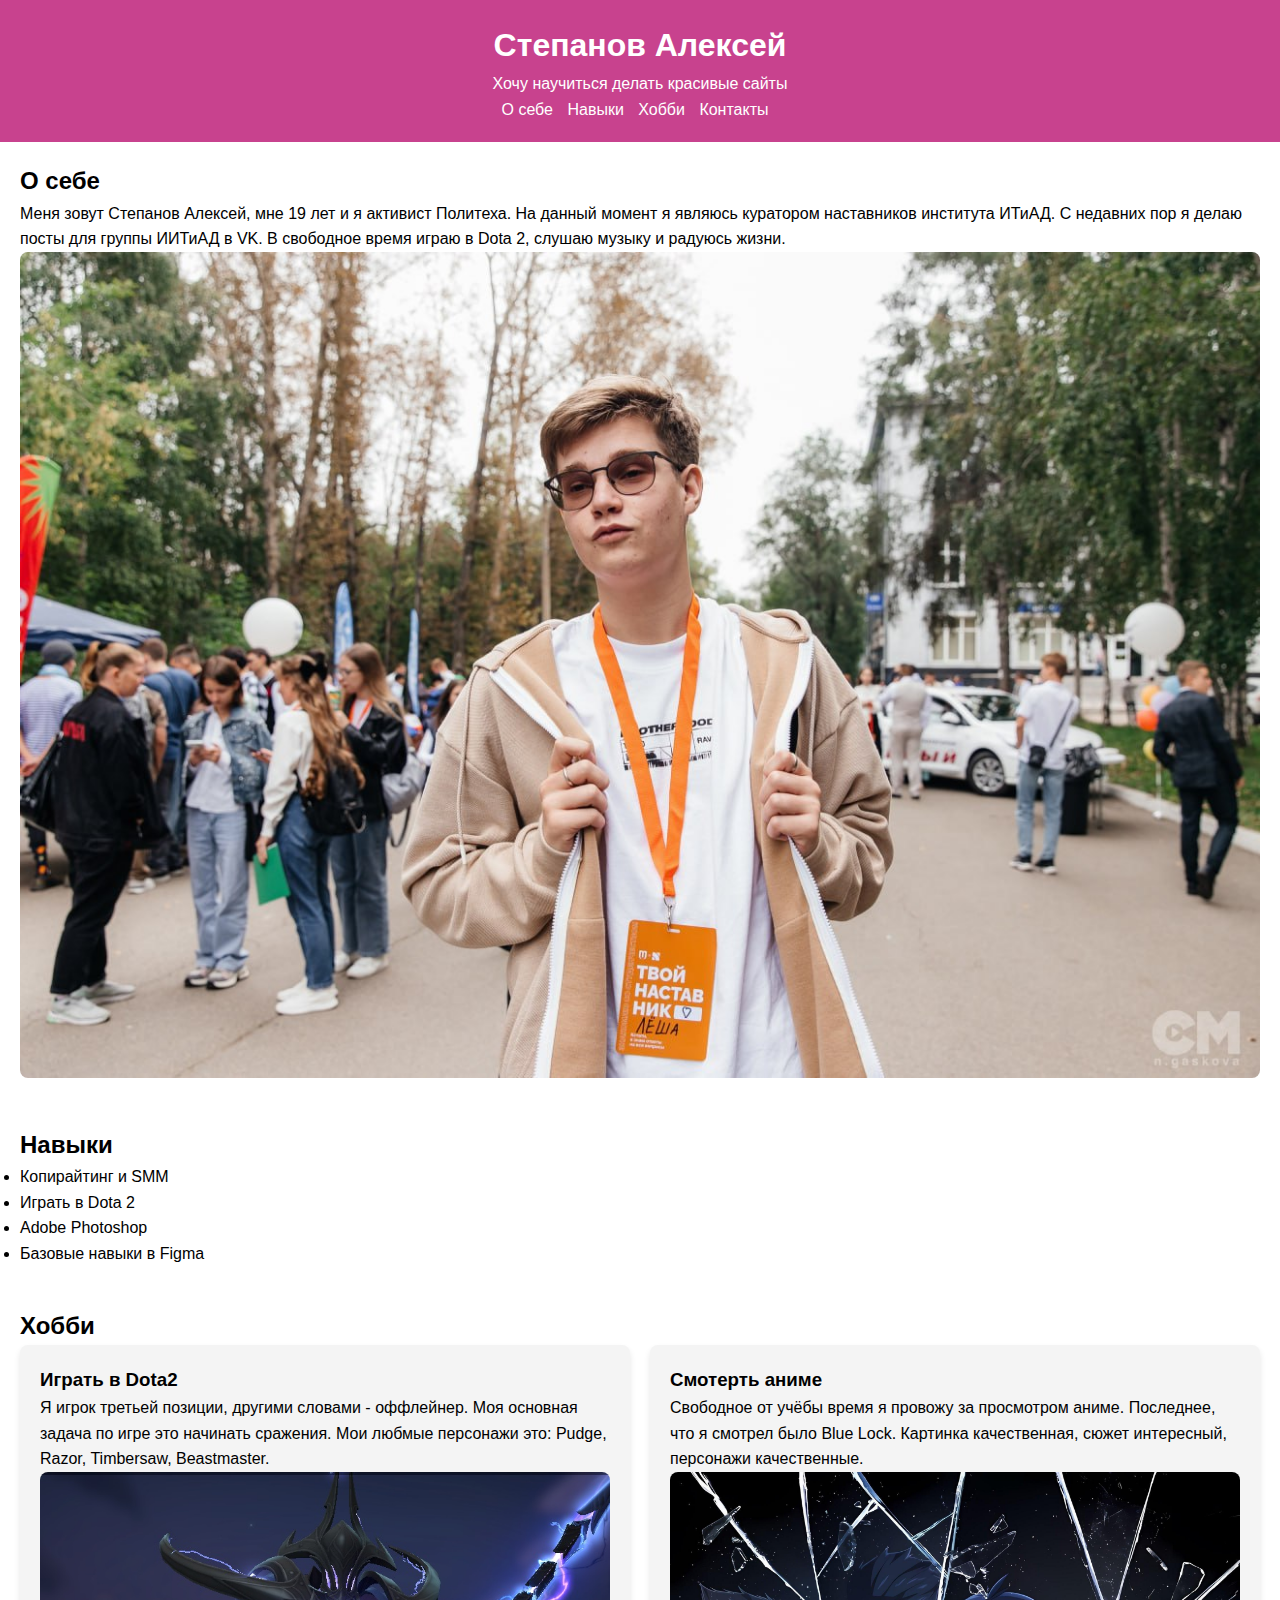
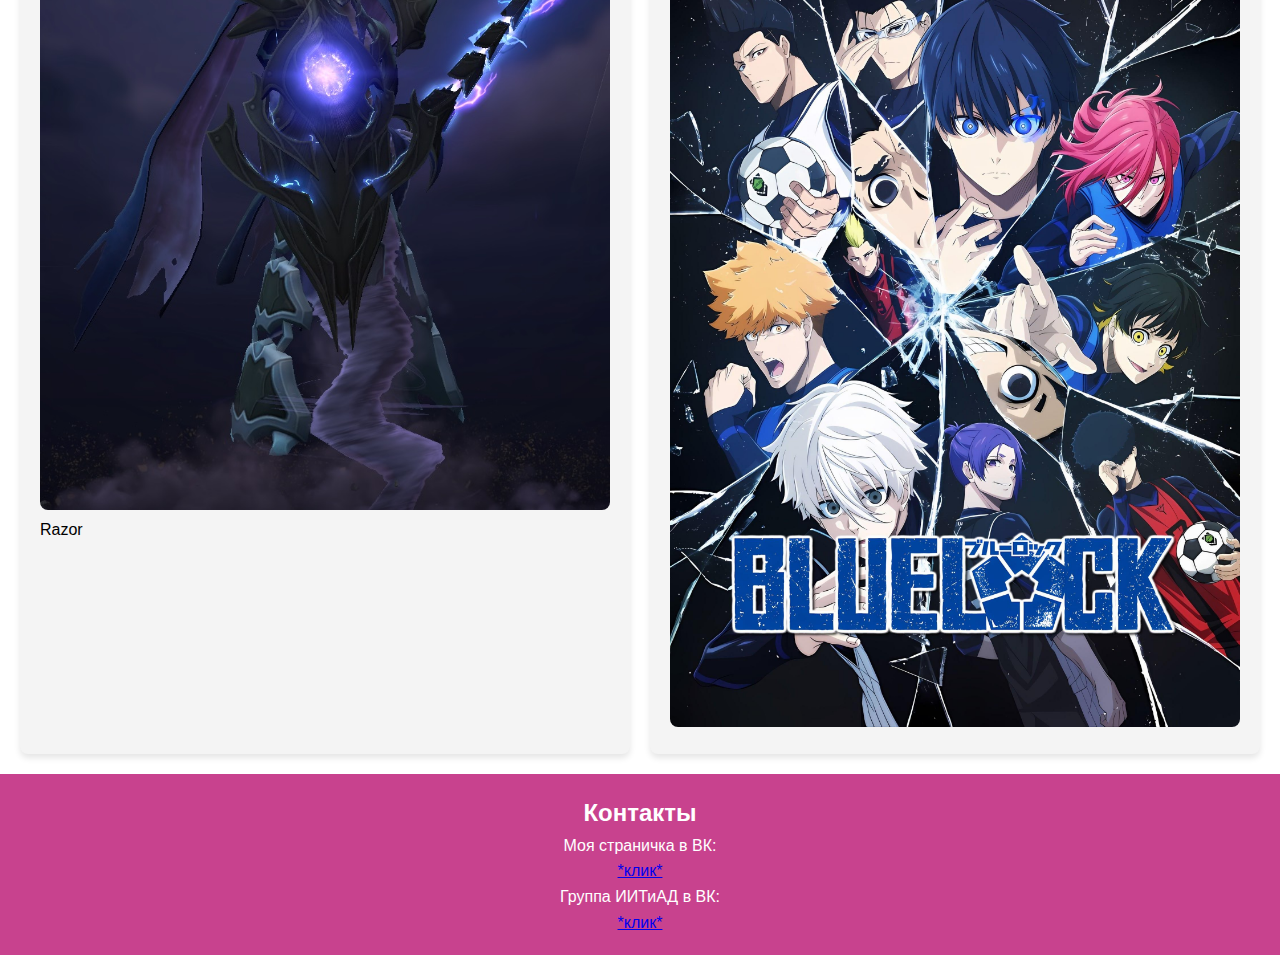
<file: index.html>
<!DOCTYPE html>
<html lang="ru">
<head>
    <meta charset="UTF-8">
    <meta name="viewport" content="width=device-width, initial-scale=1.0">
    <title>тяжёлый путь</title>
    <link rel="stylesheet" href="styles.css">
</head>
<body>
    <header>
        <h1>Степанов Алексей</h1>
        <p>Хочу научиться делать красивые сайты</p>
        <nav>
            <ul>
                <li><a href="#about">О себе</a></li>
                <li><a href="#skills">Навыки</a></li>
                <li><a href="#hobbies">Хобби</a></li>
                <li><a href="#contact">Контакты</a></li>
            </ul>
        </nav>
    </header>

    <section id="about">
        <h2>О себе</h2>
        <p>Меня зовут Степанов Алексей, мне 19 лет и я активист Политеха. На данный момент я являюсь куратором наставников института ИТиАД. C недавних пор я делаю посты для группы ИИТиАД в VK. В свободное время играю в Dota 2, слушаю музыку и радуюсь жизни.  </p>
        <img src="алёшка.jpg" alt="Это я, собственной персоны">
    </section>

    <section id="skills">
        <h2>Навыки</h2>
        <ul>
            <li>Копирайтинг и SMM</li>
            <li>Играть в Dota 2</li>
            <li>Adobe Photoshop</li>
            <li>Базовые навыки в Figma</li>
        </ul>
    </section>

    <section id="hobbies">
        <h2>Хобби</h2>
        <div class="cards">
            <article class="card">
                <h3>Играть в Dota2</h3>
                <p>Я игрок третьей позиции, другими словами - оффлейнер. Моя основная задача по игре это начинать сражения. Мои любмые персонажи это: Pudge, Razor, Timbersaw, Beastmaster.</p>
                <img src="разор.jpg" alt="Дота">
                <p>Razor</p>
            </article>
            <article class="card">
                <h3>Смотерть аниме</h3>
                <p>Свободное от учёбы время я провожу за просмотром аниме. Последнее, что я смотрел было Blue Lock. Картинка качественная, сюжет интересный, персонажи качественные.</p>
                <img src="аниме.jpg" alt="Аниме">
            </article>
        </div>
    </section>

    <footer id="contact">
        <h2>Контакты</h2>
        <p>Моя страничка в ВК:</p><a href="https://vk.com/lexaneedacandy" target="_blank">*клик*</a>
        <p>Группа ИИТиАД в ВК:</p><a href="https://vk.com/itds_istu" target="_blank">*клик*</a>
    </footer>
</body>
</html>
</file>
<file: styles.css>
/* Базовые стили */
* {
    margin: 0;
    padding: 0;
    box-sizing: border-box;
}

body {
    font-family: Arial, sans-serif;
    line-height: 1.6;
}

header {
    background-color: #c8428e;
    color: white;
    padding: 20px;
    text-align: center;
}

header nav ul {
    list-style-type: none;
}

header nav ul li {
    display: inline;
    margin-right: 10px;
}

header nav ul li a {
    color: white;
    text-decoration: none;
}

section {
    padding: 20px;
}

.cards {
    display: flex;
    justify-content: space-between;
    gap: 20px;
    flex-wrap: wrap;
}

.card {
    background-color: #f4f4f4;
    padding: 20px;
    border-radius: 8px;
    flex: 1 1 calc(33% - 40px);
    box-shadow: 0 4px 6px rgba(0, 0, 0, 0.1);
}

.card img {
    max-width: 100%;
    height: auto;
    border-radius: 8px;
}

footer {
    background-color: #c8428e;
    color: white;
    text-align: center;
    padding: 20px;
}
/* Адаптация для мобильных устройств */
@media (max-width: 768px) {
    header nav ul li {
        display: block;
        margin-bottom: 10px;
    }

    .cards {
        flex-direction: column;
    }

    .card {
        flex: 1 1 100%;
    }
}
img {
    width: 100%;
    height: auto;
    border-radius: 8px; /* Закругление углов */
}
</file>
